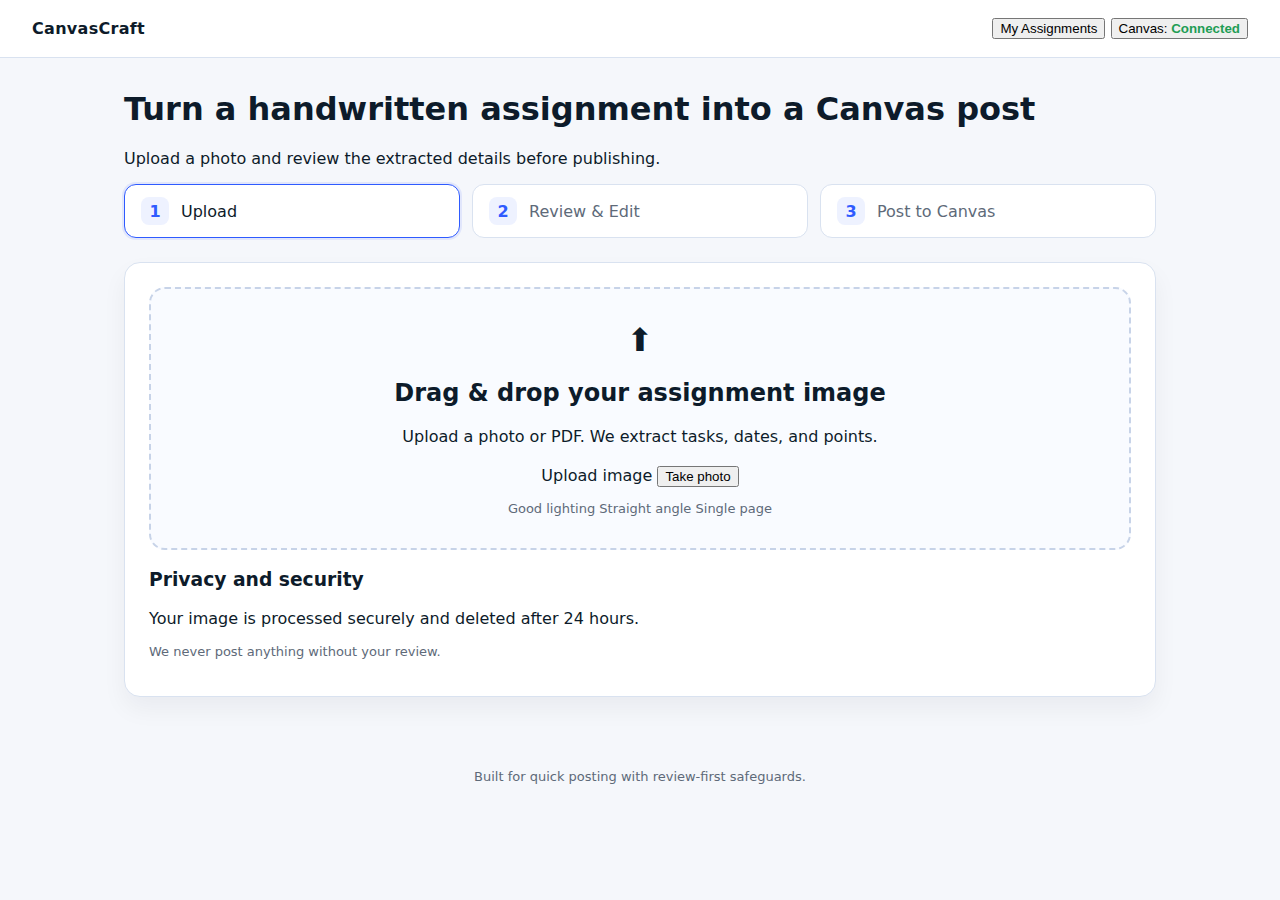
<file: index.html>
<!doctype html>
<html lang="en">
  <head>
    <meta charset="utf-8" />
    <meta name="viewport" content="width=device-width, initial-scale=1" />
    <title>Canvas Assignment Builder</title>
    <link rel="stylesheet" href="styles.css" />
  </head>
  <body>
    <header class="top-bar">
      <div class="logo">CanvasCraft</div>
      <nav class="top-links">
        <button class="ghost-button">My Assignments</button>
        <button class="ghost-button status-pill">
          Canvas: <span class="status-good">Connected</span>
        </button>
      </nav>
    </header>

    <main class="container">
      <section class="hero">
        <h1>Turn a handwritten assignment into a Canvas post</h1>
        <p>Upload a photo and review the extracted details before publishing.</p>
      </section>

      <section class="stepper">
        <div class="step is-active" data-step="1">
          <span class="step-index">1</span>
          <span class="step-label">Upload</span>
        </div>
        <div class="step" data-step="2">
          <span class="step-index">2</span>
          <span class="step-label">Review &amp; Edit</span>
        </div>
        <div class="step" data-step="3">
          <span class="step-index">3</span>
          <span class="step-label">Post to Canvas</span>
        </div>
      </section>

      <section class="card step-panel" data-panel="1">
        <div class="upload-grid">
          <div class="upload-dropzone" id="dropzone">
            <div class="upload-icon">⬆</div>
            <h2>Drag &amp; drop your assignment image</h2>
            <p>Upload a photo or PDF. We extract tasks, dates, and points.</p>
            <div class="upload-actions">
              <label class="primary-button">
                Upload image
                <input type="file" id="fileInput" accept="image/*,.pdf" hidden />
              </label>
              <button class="secondary-button" id="cameraButton">Take photo</button>
            </div>
            <div class="upload-tips">
              <span>Good lighting</span>
              <span>Straight angle</span>
              <span>Single page</span>
            </div>
          </div>
          <div class="trust-card">
            <h3>Privacy and security</h3>
            <p>Your image is processed securely and deleted after 24 hours.</p>
            <p class="mini-muted">We never post anything without your review.</p>
          </div>
        </div>
      </section>

      <section class="card step-panel is-hidden" data-panel="2">
        <div class="review-grid">
          <div class="image-panel">
            <div class="image-preview">
              <div class="image-placeholder">Image preview</div>
            </div>
            <div class="image-tools">
              <button class="ghost-button">Crop</button>
              <button class="ghost-button">Rotate</button>
              <button class="ghost-button">Zoom</button>
              <button class="ghost-button">Improve clarity</button>
            </div>
            <div class="confidence-note">
              OCR confidence overlay is enabled for low confidence regions.
            </div>
          </div>
          <div class="form-panel">
            <div class="panel-header">
              <h2>Confirm extracted details</h2>
              <div class="issues-pill">2 items need review</div>
            </div>

            <div class="field-card">
              <label>Title</label>
              <div class="field-row">
                <input type="text" value="Unit 4 Reflection Essay" />
                <span class="chip chip-high">High</span>
              </div>
            </div>

            <div class="field-card">
              <label>Description</label>
              <div class="field-row">
                <textarea rows="3">Write a 500 word reflection on Chapter 7.</textarea>
                <span class="chip chip-medium">Medium</span>
              </div>
            </div>

            <div class="field-card">
              <label>Due date</label>
              <div class="field-row">
                <input type="date" />
                <span class="chip chip-low">Low</span>
              </div>
              <p class="field-hint">Please verify the due date.</p>
            </div>

            <div class="field-card">
              <label>Points</label>
              <div class="field-row">
                <input type="number" value="50" />
                <span class="chip chip-high">High</span>
              </div>
            </div>

            <div class="field-card">
              <label>Instructions</label>
              <div class="field-row">
                <textarea rows="4">Use MLA format and include citations.</textarea>
                <span class="chip chip-medium">Medium</span>
              </div>
            </div>

            <details class="ai-suggestions">
              <summary>AI suggestions</summary>
              <p>Detected tasks: write essay, include citations, submit as PDF.</p>
            </details>

            <div class="action-row">
              <button class="primary-button" data-next="3">Create Canvas assignment</button>
              <button class="ghost-button" data-back="1">Back to upload</button>
            </div>
          </div>
        </div>
      </section>

      <section class="card step-panel is-hidden" data-panel="3">
        <div class="post-grid">
          <div class="post-form">
            <h2>Post to Canvas</h2>
            <div class="field-card">
              <label>Course</label>
              <input type="text" placeholder="Search courses..." />
            </div>
            <div class="field-card">
              <label>Assignment type</label>
              <div class="segmented">
                <button class="segmented-button is-active">Online</button>
                <button class="segmented-button">No submission</button>
                <button class="segmented-button">On paper</button>
              </div>
            </div>
            <div class="field-card toggle-row">
              <label>Publish immediately</label>
              <label class="switch">
                <input type="checkbox" checked />
                <span class="slider"></span>
              </label>
            </div>
            <div class="action-row">
              <button class="primary-button" id="postButton">Post to Canvas</button>
              <button class="ghost-button" data-back="2">Back to review</button>
            </div>
            <div class="progress" id="postProgress">
              <div class="progress-bar"></div>
              <span>Posting...</span>
            </div>
          </div>
          <div class="preview-card">
            <h3>Assignment preview</h3>
            <div class="preview-body">
              <div class="preview-title">Unit 4 Reflection Essay</div>
              <div class="preview-meta">Due: Feb 28, 11:59 PM</div>
              <p>Write a 500 word reflection on Chapter 7.</p>
            </div>
            <div class="success-card" id="successCard">
              <h4>Posted successfully</h4>
              <button class="secondary-button">Open in Canvas</button>
            </div>
          </div>
        </div>
      </section>
    </main>

    <footer class="footer">
      <span>Built for quick posting with review-first safeguards.</span>
    </footer>

    <script src="app.js"></script>
  </body>
</html>
</file>
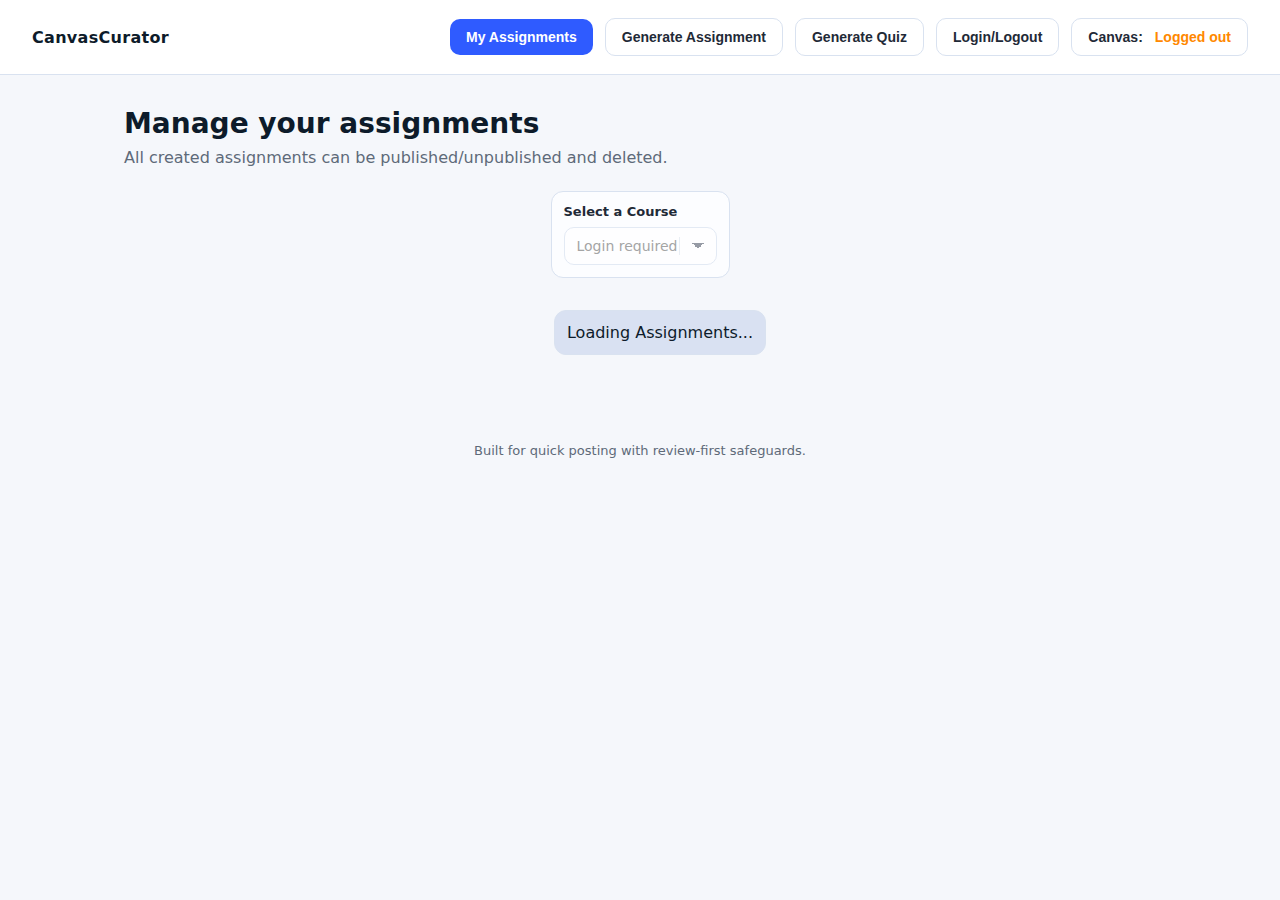
<file: assignments.html>
<!doctype html>
<!-- CanvasCurator by Addison Thurston, Henry Morgan, Henry Beblo, Carter DeLargy -->
<html lang="en">

<head>
    <meta charset="utf-8" />
    <meta name="viewport" content="width=device-width, initial-scale=1" />
    <title>CanvasCurator</title>
    <link rel="stylesheet" href="styles.css" />
</head>

<body>
    <!-- Header and nav bar -->
    <header class="top-bar">
        <div class="logo"> CanvasCurator </div>
        <nav class="nav-links row row-wrap">
            <a href="assignments.html">
                <button class="button1">My Assignments</button>
            </a>
            <a href="index.html">
                <button class="button3">Generate Assignment</button>
            </a>
            <a href="quiz.html">
                <button class="button3">Generate Quiz</button>
            </a>
            <a href="login.html">
                <button class="button3">Login/Logout</button>
            </a>
            <button class="button3 row">
                Canvas: <span class="status-warning" id = "canvasStatus"> Loading... </span>
            </button>
        </nav>
    </header>

    <main class="container">
        <!-- Instructions and info -->
        <section class="instructions">
            <h1> Manage your assignments </h1>
            <p> All created assignments can be published/unpublished and deleted. </p>
        </section>
        <div class="stack">
            <!-- courses display -->
        <div class="field-card">
            <label for="courses"> Select a Course </label>
            <select id="courses" name="courses">
                <option value="apple">Loading Courses...</option>
            </select>
        </div>

        <ol id="assignments-list" class="stack">
            <li class="assignment-card">Loading Assignments...</li>
        </ol>

        </div>
        
        </section>
    </main>

    <footer class="footer">
        <span>Built for quick posting with review-first safeguards.</span>
    </footer>

    <script src="app.js"></script>
</body>

</html>
</file>
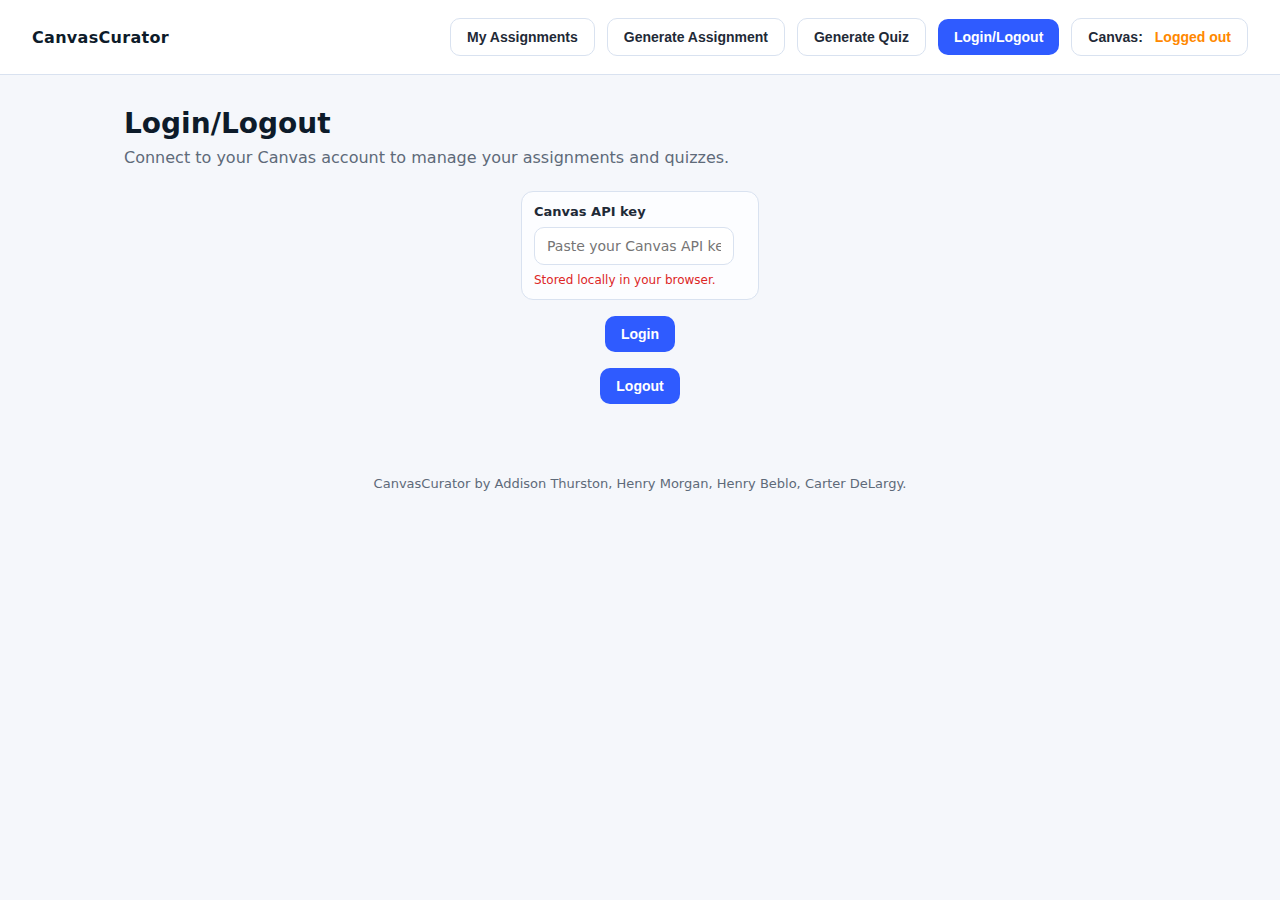
<file: login.html>
<!doctype html>
<!-- CanvasCurator by Addison Thurston, Henry Morgan, Henry Beblo, Carter DeLargy -->
<html lang="en">

<head>
    <meta charset="utf-8" />
    <meta name="viewport" content="width=device-width, initial-scale=1" />
    <title>CanvasCurator</title>
    <link rel="stylesheet" href="styles.css" />
</head>

<body>
    <!-- Header and nav bar -->
    <header class="top-bar">
        <div class="logo"> CanvasCurator </div>
        <nav class="nav-links row row-wrap">
            <a href="assignments.html">
                <button class="button3">My Assignments</button>
            </a>
            <a href="index.html">
                <button class="button3">Generate Assignment</button>
            </a>
            <a href="quiz.html">
                <button class="button3">Generate Quiz</button>
            </a>
            <a href="login.html">
                <button class="button1">Login/Logout</button>
            </a>
            <button class="button3 row">
                Canvas: <span class="status-warning" id = "canvasStatus"> Loading... </span>
            </button>
        </nav>
    </header>

    <main class="container">
        <!-- Instructions and info -->
        <section class="instructions">
            <h1> Login/Logout </h1>
            <p> Connect to your Canvas account to manage your assignments and quizzes. </p>
        </section>
        <div class="stack">
            <div class="field-card">
                <label for="apiKeyInput">Canvas API key</label>
                <div class="field-row">
                    <input id="apiKeyInput" type="password" placeholder="Paste your Canvas API key" />
                </div>
                <p class="field-hint"> Stored locally in your browser.</p>
            </div>
            <button class="button1" id="loginButton">Login</button>
            <button class="button1" id="logoutButton">Logout</button>
        </div>
        
        </section>
    </main>

    <footer class="footer">
        <span>CanvasCurator by Addison Thurston, Henry Morgan, Henry Beblo, Carter DeLargy.</span>
    </footer>

    <script src="app.js"></script>
</body>

</html>
</file>
<file: styles.css>
/* Base sizing for predictable layouts. */
* {
  box-sizing: border-box;
}

/* Global typography and background. */
body {
  margin: 0;
  font-family: "Inter", "Segoe UI", system-ui, -apple-system, sans-serif;
  color: #0d1b2a;
  background: #f5f7fb;
}

/* Theme tokens for consistent color usage. */
:root {
  --primary: #2f5bff;
  --primary-dark: #1c3fcc;
  --secondary: #eef2ff;
  --border: #d9e2f0;
  --muted: #5e6a79;
  --success: #1f9d55;
  --warning: #ff8800;
  --danger: #dc2626;
}

/* Utility layout helpers for consistent spacing. */
.row {
  display: flex;
  align-items: center;
  gap: 12px;
}

.row-center {
  justify-content: center;
}

.row-between {
  justify-content: space-between;
}

.row-wrap {
  flex-wrap: wrap;
}

.row-sm {
  gap: 8px;
}

.row-lg {
  gap: 16px;
}

[hidden] {
  display: none !important;
}

.stack {
  display: flex;
  flex-direction: column;
  gap: 16px;
  align-items: center;
}

.grid {
  display: grid;
  gap: 24px;
}

.upload-zone {
  display: grid;
  grid-template-columns: 1fr;
}

.grid-review {
  grid-template-columns: 1.05fr 1.4fr;
}

.grid-post {
  grid-template-columns: 1.2fr 1fr;
}

/* App header layout and sticky behavior. */
header.top-bar {
  display: flex;
  align-items: center;
  justify-content: space-between;
  padding: 18px 32px;
  background: #ffffff;
  border-bottom: 1px solid var(--border);
  position: sticky;
  top: 0;
  z-index: 10;
}

.logo {
  font-weight: 700;
  letter-spacing: 0.3px;
}

/* Main content width and padding. */
.container {
  max-width: 1080px;
  margin: 32px auto 48px;
  padding: 0 24px;
}

/* Page intro. */
.instructions {
  margin-bottom: 24px;
}

.instructions h1 {
  margin: 0 0 8px;
  font-size: 28px;
}

.instructions p {
  margin: 0;
  color: var(--muted);
}

/* 3-step progress indicator. */
.stepper {
  display: grid;
  grid-template-columns: repeat(3, 1fr);
  gap: 12px;
  margin-bottom: 24px;
}

.step {
  background: #ffffff;
  border: 1px solid var(--border);
  padding: 12px 16px;
  border-radius: 12px;
  display: flex;
  align-items: center;
  gap: 12px;
  color: var(--muted);
}

.step.is-active {
  border-color: var(--primary);
  color: #0d1b2a;
  box-shadow: 0 0 0 2px rgba(47, 91, 255, 0.1);
}

/* Step number badge. */
.step-index {
  background: var(--secondary);
  color: var(--primary);
  font-weight: 700;
  width: 28px;
  height: 28px;
  border-radius: 8px;
  display: grid;
  place-items: center;
}

.card {
  background: #ffffff;
  border: 1px solid var(--border);
  border-radius: 16px;
  padding: 24px;
  box-shadow: 0 12px 24px rgba(13, 27, 42, 0.05);
}

/* Upload dropzone styling + active drag state. */
.upload-dropzone {
  border: 2px dashed #c7d3e8;
  padding: 32px;
  border-radius: 16px;
  text-align: center;
  background: #f9fbff;
  width: 100%;
}

.prompt {
  border: 2px dashed #c7d3e8;
  padding: 16px;
  border-radius: 16px;
  text-align: center;
  background: #f9fbff;
  width: 100%;
}

.upload-dropzone.is-dragover {
  border-color: var(--primary);
  background: #eef2ff;
}

/* Upload panel micro UI. */
.upload-icon {
  font-size: 32px;
  margin-bottom: 12px;
}

.upload-actions {
  margin: 20px 0 14px;
}

.upload-tips {
  color: var(--muted);
  font-size: 13px;
}

.assignment-card {
  border: 1px solid var(--border);
  border-radius: 12px;
  padding: 12px;
  background: #d9e1f2;
  display: flex;
  flex-direction: row;
  gap: 8px;
  width: 100%;
  justify-content: space-between;
}

#assignmentPrompt textarea {
  width: 100%;
  max-width: 640px;
  border: 1px solid var(--border);
  border-radius: 12px;
  padding: 12px 14px;
  font-family: inherit;
  font-size: 14px;
  resize: vertical;
}

/* Secondary text utility. */
.mini-muted {
  color: var(--muted);
  font-size: 13px;
}

.image-preview {
  border-radius: 16px;
  border: 1px solid var(--border);
  background: #f7f9fc;
  min-height: 320px;
  display: grid;
  place-items: center;
  overflow: hidden;
}

.image-placeholder {
  color: var(--muted);
}

.image-preview img {
  max-width: 100%;
  max-height: 100%;
  width: auto;
  height: auto;
  object-fit: contain;
  display: block;
}

.image-preview img[hidden] {
  display: none;
}

/* Attention badge for review issues. */
.issues-pill {
  background: #fff4e6;
  color: var(--warning);
  border-radius: 999px;
  padding: 6px 10px;
  font-size: 12px;
  font-weight: 600;
}

/* Field container card. */
.field-card {
  border: 1px solid var(--border);
  border-radius: 12px;
  padding: 12px;
  background: #fcfdff;
  display: flex;
  flex-direction: column;
  gap: 8px;
}

.field-card + .field-card {
  margin-top: 12px;
}

/* Field labels and pseudo-labels. */
.field-card label,
.field-card .field-label {
  font-size: 13px;
  font-weight: 600;
  color: #1f2a37;
}

/* Align control + confidence chip. */
.field-row {
  display: grid;
  grid-template-columns: 1fr auto;
  gap: 12px;
  align-items: center;
}

/* Base inputs, selects, and textareas. */
input,
select,
textarea {
  width: 100%;
  border: 1px solid var(--border);
  border-radius: 10px;
  padding: 10px 12px;
  font-size: 14px;
  font-family: inherit;
  background-color: #fff;
}

/* Custom select dropdown caret. */
select {
  appearance: none;
  padding-right: 38px;
  background-image: linear-gradient(45deg, transparent 50%, #6b7280 50%),
    linear-gradient(135deg, #6b7280 50%, transparent 50%),
    linear-gradient(to right, #e2e8f0, #e2e8f0);
  background-position: calc(100% - 18px) 50%, calc(100% - 12px) 50%,
    calc(100% - 36px) 50%;
  background-size: 6px 6px, 6px 6px, 1px 18px;
  background-repeat: no-repeat;
}

select:focus {
  outline: none;
  border-color: rgba(59, 130, 246, 0.6);
  box-shadow: 0 0 0 3px rgba(59, 130, 246, 0.15);
}

/* Inline validation hint. */
.field-hint {
  margin: 0;
  font-size: 12px;
  color: var(--danger);
}

/* Confidence chips. */
.chip {
  padding: 4px 10px;
  border-radius: 999px;
  font-size: 12px;
  font-weight: 600;
}

.chip-high {
  background: #e9f9ef;
  color: var(--success);
}

.chip-medium {
  background: #fff5e5;
  color: var(--warning);
}

.chip-low {
  background: #fde8e8;
  color: var(--danger);
}

/* AI suggestion disclosure. */
.ai-suggestions {
  border: 1px dashed var(--border);
  border-radius: 12px;
  padding: 12px;
  background: #f9fbff;
}

.segmented-button {
  border: 1px solid var(--border);
  border-radius: 10px;
  padding: 8px 12px;
  background: #ffffff;
  cursor: pointer;
}

.segmented-button.is-active {
  background: var(--secondary);
  color: var(--primary);
  border-color: var(--primary);
}

/* Canvas-style assignment preview. */
.preview-card {
  background: #f7f9ff;
  border-radius: 16px;
  padding: 20px;
  border: 1px solid #d6e1ff;
  display: flex;
  flex-direction: column;
  gap: 16px;
}

/* Preview content hierarchy. */
.preview-title {
  font-weight: 700;
  margin-bottom: 6px;
}

.preview-meta {
  font-size: 12px;
  color: var(--muted);
  margin-bottom: 10px;
}

/* Success confirmation card. */
.success-card {
  padding: 12px;
  border-radius: 12px;
  border: 1px solid #c7f0d1;
  background: #e9f9ef;
  display: none;
  gap: 8px;
}

.success-card h4 {
  margin: 0 0 6px;
}

/* Primary/secondary/ghost button base styles. */
.button1,
.button2,
.button3 {
  border: none;
  border-radius: 10px;
  padding: 10px 16px;
  font-weight: 600;
  cursor: pointer;
  font-size: 14px;
}

.button1 {
  background: var(--primary);
  color: #ffffff;
}

.button1:hover {
  background: var(--primary-dark);
}

/* Secondary and neutral button styles. */
.button2 {
  background: #ffffff;
  border: 1px solid var(--border);
}

.button3 {
  background: transparent;
  color: #1f2a37;
  border: 1px solid var(--border);
}

.courses {
  display: flex;
  flex-direction: column;
  gap: 8px;
}

.status-good {
  color: var(--success);
  font-weight: 600;
}

.status-warning {
  color: var(--warning);
  font-weight: 600;
}

.status-fail {
  color: var(--danger);
  font-weight: 600;
}

.button2 + .status-good {
  background: var(--success);
  color: #ffffff;
}

/* Posting progress indicator. */
.progress {
  display: none;
  align-items: center;
  gap: 12px;
  margin-top: 12px;
}

/* Simple progress bar. */
.progress-bar {
  height: 6px;
  width: 160px;
  border-radius: 999px;
  background: linear-gradient(90deg, var(--primary), #9eb2ff);
}

/* Toggle switch visuals. */
.switch {
  position: relative;
  display: inline-block;
  width: 46px;
  height: 26px;
}

.switch input {
  opacity: 0;
  width: 0;
  height: 0;
}

.slider {
  position: absolute;
  cursor: pointer;
  inset: 0;
  background: #cbd5e1;
  border-radius: 999px;
  transition: 0.2s;
}

.slider::before {
  content: "";
  position: absolute;
  height: 20px;
  width: 20px;
  left: 3px;
  bottom: 3px;
  background: white;
  border-radius: 50%;
  transition: 0.2s;
}

.switch input:checked + .slider {
  background: var(--primary);
}

.switch input:checked + .slider::before {
  transform: translateX(20px);
}

/* Shared hidden state for panels. */
.step-panel.is-hidden {
  display: none;
}

/* Footer microcopy. */
.footer {
  text-align: center;
  padding: 24px 12px 40px;
  color: var(--muted);
  font-size: 13px;
}

/* Responsive layout changes for tablets/phones. */
@media (max-width: 900px) {
  .grid-upload,
  .grid-review,
  .grid-post {
    grid-template-columns: 1fr;
  }

  .stepper {
    grid-template-columns: 1fr;
  }

  header.top-bar {
    flex-direction: column;
    align-items: flex-start;
    gap: 10px;
  }

.nav-links {
  flex-wrap: wrap;
}
}
</file>
